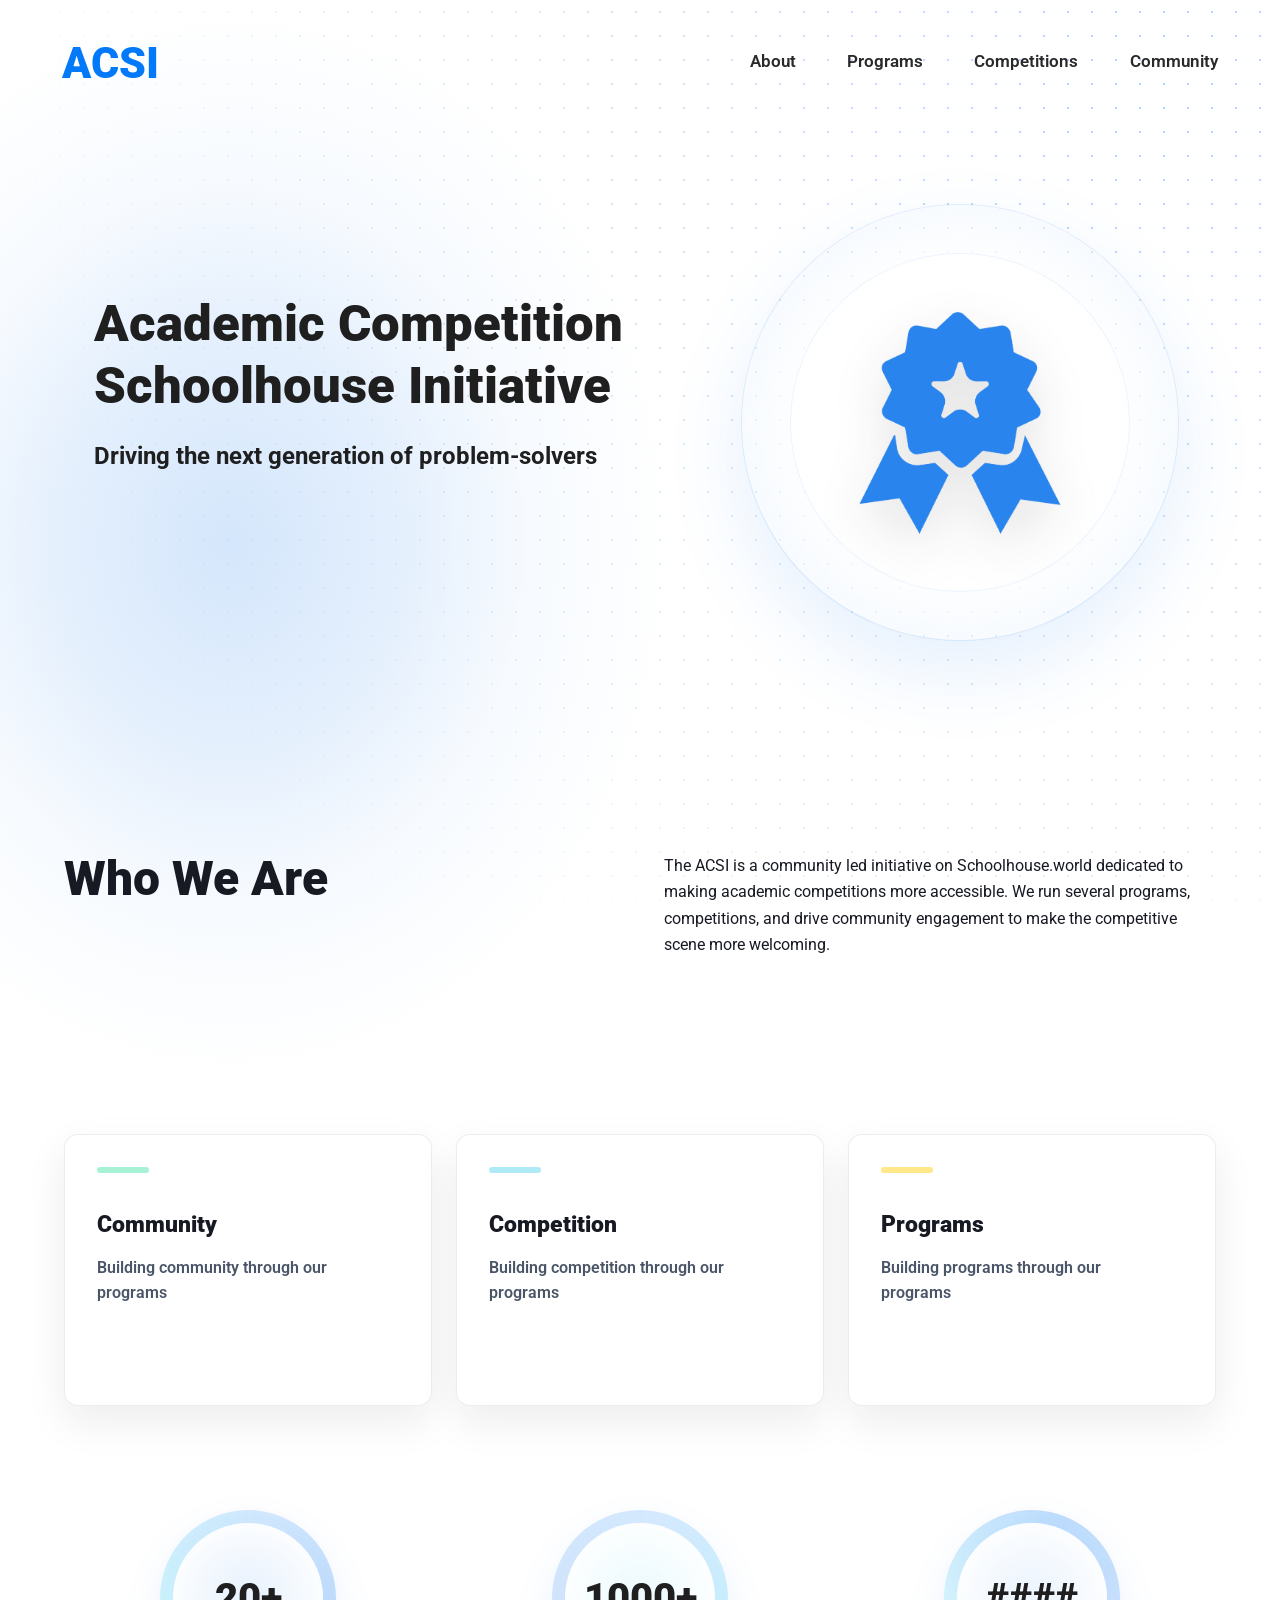
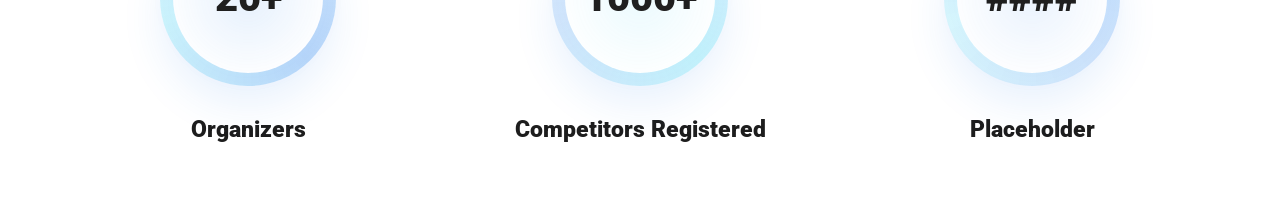
<file: index.html>
<!DOCTYPE html>
<html lang="en">
    <head>
        <meta charset="UTF-8">
        <meta name="viewport" content="width=device-width, initial-scale=1.0">
       <link rel="stylesheet" href="./style.css">
    </head>
    <body id="homepage">
        <nav class="navigation">
            <a class="logo" href="index.html">ACSI</a>
            <ul>
                <li><a href="./about.html">About</a></li>
                <li><a href="./programs.html">Programs</a></li>
                <li><a href="./competitions.html">Competitions</a></li>
                <li><a href="./community.html">Community</a></li>
            </ul>
        </nav>

        <main>
            <section class="hero">
                <div class="hero-copy">
                    <h1 id="home-header">Academic Competition Schoolhouse Initiative</h1>
                    <h2>Driving the next generation of problem-solvers</h2>
                </div>
                <figure class="hero-visual" aria-label="ACSI award emblem">
                    <img src="./assets/logo.png" alt="ACSI award emblem">
                </figure>
            </section>

            <section class="about-section">
                <h2 class="about-preview">Who We Are</h2>
                <p class="preview-para"> The ACSI is a community led initiative on Schoolhouse.world dedicated to making academic competitions more accessible. We run several programs, competitions, and drive community engagement to make the competitive scene more welcoming. </p>
            </section>

            <section id="main-3" aria-label="ACSI highlights">
                <div class="feature-card">
                    <h2>Community</h2>
                    <p>Building community through our programs</p>
                    <a class="learn-more" href="./community.html">Learn more</a>
                </div>

                <div class="feature-card">
                    <h2>Competition</h2>
                    <p>Building competition through our programs</p>
                    <a class="learn-more" href="./competitions.html">Learn more</a>
                </div>

                <div class="feature-card">
                    <h2>Programs</h2>
                    <p>Building programs through our programs</p>
                    <a class="learn-more" href="./programs.html">Learn more</a>
                </div>
            </section>
            
    

            <section class="stats-row" aria-label="ACSI impact stats">
                <div class="stat-item">
                    <div class="stat-circle">20+</div>
                    <h3>Organizers</h3>
                </div>

                <div class="stat-item">
                    <div class="stat-circle">1000+</div>
                    <h3>Competitors Registered</h3>
                </div>

                <div class="stat-item">
                    <div class="stat-circle">####</div>
                    <h3>Placeholder</h3>
                </div>
            </section>
        </main>

        <script>
            const brandColors = [
                { r: 42,  g: 132, b: 238 }, 
                { r: 53,  g: 206, b: 242 },
                { r: 13,  g: 221, b: 139 },
                { r: 255, g: 208, b: 0   }, 
                { r: 245, g: 164, b: 156 }, 
                { r: 120, g: 67,  b: 227 }  
            ];

            const updateScrollDotColor = () => {
                const scrollHeight = document.documentElement.scrollHeight - window.innerHeight;
                const pct = scrollHeight > 0
                    ? Math.min(Math.max(window.scrollY / scrollHeight, 0), 0.999)
                    : 0;
                
                const totalSegments = brandColors.length - 1;
                const segmentProgress = pct * totalSegments;
                const index = Math.floor(segmentProgress);
                const factor = segmentProgress - index;

                const start = brandColors[index];
                const end = brandColors[index + 1];

                const r = Math.round(start.r + factor * (end.r - start.r));
                const g = Math.round(start.g + factor * (end.g - start.g));
                const b = Math.round(start.b + factor * (end.b - start.b));

                document.body.style.setProperty('--scroll-dot-color', `rgba(${r}, ${g}, ${b}, 0.35)`);
            };

            updateScrollDotColor();
            window.addEventListener('scroll', updateScrollDotColor);
        </script>

    </body>
</html>
</file>
<file: style.css>
@import url('https://fonts.googleapis.com/css2?family=Roboto:wght@400;600;700;900&display=swap'); 

* { 
    box-sizing: border-box; 
} 

html { 
    background: white; 
    overflow-x: hidden;
} 

body { 
    background-color: white; 
    display: flex; 
    flex-direction: column; 
    align-items: flex-start; 
    position: relative; 
    min-height: 100vh; 
    margin: 0; 
    color: #1f1f1f; 
    font-family: 'Roboto', sans-serif; 
    overflow-x: hidden;
    isolation: isolate;
    background:
        radial-gradient(ellipse at 18% 30%, rgba(42, 132, 238, 0.2) 0%, rgba(42, 132, 238, 0.12) 12%, rgba(42, 132, 238, 0.04) 20%, transparent 30%)} 
 

.navigation { 
    display: flex; 
    justify-content: space-between; 
    align-items: center; 
    width: 100%; 
    padding: 2.6rem 3.9rem 0; 
    position: relative;
    z-index: 10; 
}


main { 
    width: 100%; 
    isolation: isolate;
    position: relative;
    z-index: 1;
}

.column {
    flex: 1;
    padding: 1.5rem;
    border-radius: 0.5rem;
}

#main-3 {
    font-family: 'Roboto', sans-serif;
    padding-left: 4rem;
    padding-top: 2rem;
    max-width: 1200px;
    display: flex;
    align-items: center;
    gap: 3.2rem;
    list-style-type: none;
    margin: 0;
    padding: 0;
}

.about-section {
    display: grid;
    grid-template-columns: minmax(0, 1fr) minmax(18rem, 1fr);
    align-items: start;
    gap: 3rem;
    width: min(72rem, calc(100% - 6rem));
    margin: 4rem auto 0;
    position: relative;
    z-index: 5;
}

.about-preview {
    margin: 0;
    color: #171923;
    font-size: 3rem;
    font-weight: 900;
    line-height: 1.1;
    text-align: left;
}

.preview-para {
    max-width: 34rem;
    margin: 0;
    color: #171923;
    font-weight: 400;
    line-height: 1.65;
    text-align: left;
}

li {
    margin: 0;
}

li a {
    display: inline-block;
    position: relative;
    width: max-content;
    color: #292929;
    font-size: 1.05rem;
    font-weight: 600;
    line-height: 1;
    text-align: center;
    text-decoration: none;
    padding-bottom: 4px;
}

li a::after {
    content: '';
    position: absolute;
    width: 100%;
    height: 0.125rem;
    bottom: 0;
    left: 0;
    background-color: #2a84ee;
    transform: scaleX(0);
    transform-origin: bottom right;
    transition: transform 0.25s ease-out;

}

li a:hover::after {
    transform: scaleX(1);
    transform-origin: bottom left;
}

.navigation {
    display: flex;
    justify-content: space-between;
    align-items: center;
    width: 100%;
    padding: 2.6rem 3.9rem 0;
}

.logo {
    color: #0279f8;
    font-size: 2.7rem;
    font-weight: 900;
    line-height: 1;
    text-decoration: none;
}

ul {
    display: flex;
    align-items: center;
    gap: 3.2rem;
    list-style-type: none;
    margin: 0;
    padding: 0;
}




.hero {
    position: relative;
    isolation: isolate;
    overflow: hidden;
    width: 100%;
    min-height: 44rem;
    padding: 13rem 0 0 5.9rem;
    
}

.hero-copy {
    position: relative;
    z-index: 2;
    max-width: 42rem;
}

@media (min-width: 521px) and (max-width: 920px) {
    .hero-copy {
        max-width: calc(100% - 18.5rem);
    }
}

.hero-visual {
    position: absolute;
    z-index: 2;
    right: clamp(3rem, 8vw, 7rem);
    top: 7.5rem;
    display: grid;
    place-items: center;
    width: min(30rem, 34vw);
    aspect-ratio: 1;
    margin: 0;
    border-radius: 50%;
    background:
        radial-gradient(circle, rgba(255, 255, 255, 0.98) 0%, rgba(255, 255, 255, 0.86) 48%, rgba(42, 132, 238, 0.06) 72%, rgba(42, 132, 238, 0.14) 100%);
    box-shadow:
        0 0 0 1px rgba(42, 132, 238, 0.12),
        inset 0 0 0 4.5rem rgba(255, 255, 255, 0.34),
        0 2rem 5rem rgba(42, 132, 238, 0.12);
    pointer-events: none;
}

.math-symbol-stage {
    position: absolute;
    z-index: 2;
    right: 3.8rem;
    top: 7rem;
    width: min(47rem, 44vw);
    height: min(33rem, 70%);
    overflow: hidden;
    pointer-events: none;
    opacity: 0;
    transition: opacity 500ms ease;
    -webkit-mask-image: linear-gradient(90deg, transparent 0%, #000 12%, #000 92%, transparent 100%), linear-gradient(180deg, transparent 0%, #000 12%, #000 100%);
    -webkit-mask-composite: source-in;
    mask-image: linear-gradient(90deg, transparent 0%, #000 12%, #000 92%, transparent 100%), linear-gradient(180deg, transparent 0%, #000 12%, #000 100%);
    mask-composite: intersect;
}

.math-symbol-stage.is-ready {
    opacity: 1;
}

.math-symbol {
    --symbol-glow: 0.35;
    position: absolute;
    z-index: 2;
    padding: 0;
    border: 0;
    background: transparent;
    color: rgba(42, 132, 238, 0.72);
    text-shadow:
        0 0 calc(var(--symbol-glow) * 1rem) rgba(53, 206, 242, 0.34),
        0 0.35rem 1.1rem rgba(23, 25, 35, 0.08);
    font: inherit;
    font-weight: 900;
    line-height: 1;
    cursor: default;
    pointer-events: auto;
    opacity: 0.72;
    will-change: transform;
}

.math-symbol--shape,
.math-symbol--delta {
    color: rgba(42, 132, 238, 0.72);
}

.math-symbol--logic {
    color: rgba(42, 132, 238, 0.82);
}

.math-symbol--equation {
    color: rgba(23, 25, 35, 0.64);
    font-size: 0.85rem;
}

.math-symbol--spiral,
.math-symbol--infinity {
    color: rgba(42, 132, 238, 0.82);
}

.math-symbol.is-settled {
    opacity: 0.82;
}

.math-symbol.is-hovered,
.math-symbol:focus-visible {
    z-index: 5;
    outline: none;
    color: #2a84ee;
    opacity: 1;
    text-shadow:
        0 0 1.2rem rgba(53, 206, 242, 0.58),
        0 0.55rem 1.4rem rgba(23, 25, 35, 0.12);
}

.math-tooltip {
    position: absolute;
    z-index: 6;
    max-width: 12.5rem;
    padding: 0.55rem 0.7rem;
    border: 1px solid rgba(42, 132, 238, 0.18);
    border-radius: 0.55rem;
    background: rgba(255, 255, 255, 0.88);
    color: #171923;
    box-shadow: 0 0.7rem 1.8rem rgba(23, 25, 35, 0.12);
    font-size: 0.78rem;
    font-weight: 700;
    line-height: 1.35;
    opacity: 0;
    pointer-events: none;
    backdrop-filter: blur(12px);
    transition: opacity 140ms ease;
}

.math-tooltip.is-visible {
    opacity: 1;
}

.math-ripple {
    position: absolute;
    z-index: 4;
    width: 0.5rem;
    height: 0.5rem;
    border: 1px solid rgba(42, 132, 238, 0.42);
    border-radius: 50%;
    background: rgba(255, 255, 255, 0.68);
    box-shadow: inset 0 0 0 1px rgba(42, 132, 238, 0.08);
}

.hero-visual::before {
    content: "";
    position: absolute;
    inset: 11%;
    border-radius: 50%;
    background: rgba(255, 255, 255, 0.68);
    box-shadow: inset 0 0 0 1px rgba(42, 132, 238, 0.08);
}

.hero-visual img {
    position: relative;
    z-index: 1;
    width: min(66%, calc(100% - 3.5rem));
    max-width: 78%;
    max-height: 78%;
    height: auto;
    object-fit: contain;
    filter: drop-shadow(0 1.2rem 1.6rem rgba(23, 25, 35, 0.12));
}

#home-header {
    position: relative;
    z-index: 2;
    max-width: 39rem;
    margin: 0;
    margin-bottom: 1.5rem;
    font-size: clamp(2.4rem, 4vw, 3.85rem);
    font-weight: 900;
    line-height: 1.22;
    letter-spacing: 0;
}

h1 {
    font-weight: 900;
    font-size: clamp(2.4rem, 4vw, 3.85rem);
    
}

.subpage-header {
    padding-left: 3rem;
    padding-top: 3rem;
}

#main-3 {
    display: grid;
    grid-template-columns: repeat(3, minmax(0, 1fr));
    gap: 1.5rem;
    width: min(72rem, calc(100% - 6rem));
    margin: 0 auto;
    padding: 11rem 0 4rem;
}

.feature-card {
    position: relative;
    display: flex;
    flex-direction: column;
    align-items: flex-start;
    justify-content: flex-start;
    min-height: 15.5rem;
    padding: 2rem;
    overflow: hidden;
    border: 1px solid rgba(23, 25, 35, 0.08);
    border-radius: 0.85rem;
    background: #ffffff;
    box-shadow: 0 1rem 2.5rem rgba(23, 25, 35, 0.08);
    text-align: left;
    transition: transform 180ms ease, box-shadow 180ms ease, border-color 180ms ease;
}

.feature-card::before {
    content: "";
    width: 3.25rem;
    height: 0.35rem;
    margin-bottom: 2.35rem;
    border-radius: 999px;
}

.feature-card:nth-child(1)::before {
    background: #a7f2d5;
}

.feature-card:nth-child(2)::before {
    background: #afeaf7;
}

.feature-card:nth-child(3)::before {
    background: #ffe88a;
}

.feature-card:hover,
.feature-card:focus-within {
    transform: translateY(-0.45rem);
    border-color: rgba(42, 132, 238, 0.22);
    box-shadow: 0 1.4rem 3rem rgba(23, 25, 35, 0.13);
}

.feature-card h2 {
    margin: 0;
    color: #171923;
    font-size: 1.45rem;
    font-weight: 900;
    line-height: 1.2;
}

.feature-card p {
    max-width: 16rem;
    margin: 1.05rem 0 1.75rem;
    color: #4a5568;
    font-size: 1.02rem;
    font-weight: 600;
    line-height: 1.55;
}

.learn-more {
    display: inline-flex;
    align-items: center;
    justify-content: center;
    min-width: 7.5rem;
    min-height: 2.45rem;
    margin-top: auto;
    padding: 0 1.2rem;
    border: 0.12rem solid #2a84ee;
    border-radius: 999px;
    background: #2a84ee;
    color: #ffffff;
    font-size: 0.95rem;
    font-weight: 900;
    line-height: 1;
    text-decoration: none;
    opacity: 0;
    pointer-events: none;
    transform: translateY(-0.5rem);
    transition: opacity 170ms ease, transform 170ms ease, background-color 170ms ease, color 170ms ease;
}

.feature-card:hover .learn-more,
.feature-card:focus-within .learn-more {
    opacity: 1;
    pointer-events: auto;
    transform: translateY(0);
}

.learn-more:hover {
    background: #171923;
    border-color: #171923;
}

.stats-row {
    display: grid;
    grid-template-columns: repeat(3, minmax(0, 1fr));
    gap: 1.5rem;
    width: min(72rem, calc(100% - 6rem));
    margin: 0 auto;
    padding: 2.5rem 0 4rem;
}

.stat-item {
    display: grid;
    justify-items: center;
    text-align: center;
    --stat-accent-1: #2a84ee;
    --stat-accent-2: #35cef2;
    --stat-accent-3: #0ddd8b;
    --stat-ring-1: rgba(42, 132, 238, 0.34);
    --stat-ring-2: rgba(53, 206, 242, 0.26);
    --stat-ring-3: rgba(2, 121, 248, 0.18);
    --stat-glow: rgba(42, 132, 238, 0.12);
}

.stat-item:nth-child(2) {
    --stat-accent-1: #35cef2;
    --stat-accent-2: #0ddd8b;
    --stat-accent-3: #ffd000;
    --stat-ring-1: rgba(53, 206, 242, 0.3);
    --stat-ring-2: rgba(42, 132, 238, 0.22);
    --stat-ring-3: rgba(2, 121, 248, 0.16);
    --stat-glow: rgba(53, 206, 242, 0.1);
}

.stat-item:nth-child(3) {
    --stat-accent-1: #ffd000;
    --stat-accent-2: #f5a49c;
    --stat-accent-3: #2a84ee;
    --stat-ring-1: rgba(42, 132, 238, 0.24);
    --stat-ring-2: rgba(53, 206, 242, 0.2);
    --stat-ring-3: rgba(2, 121, 248, 0.26);
    --stat-glow: rgba(42, 132, 238, 0.1);
}

.stat-circle {
    position: relative;
    isolation: isolate;
    display: grid;
    place-items: center;
    width: 11rem;
    height: 11rem;
    margin-bottom: 1.9rem;
    border: 0.85rem solid transparent;
    border-radius: 50%;
    background:
        linear-gradient(#ffffff, #ffffff) padding-box,
        conic-gradient(from 135deg, var(--stat-ring-1), var(--stat-ring-2), var(--stat-ring-3), var(--stat-ring-1)) border-box;
    color: #1f1f1f;
    box-shadow: 0 1.2rem 2.5rem rgba(42, 132, 238, 0.1);
    font-size: 2.5rem;
    font-weight: 900;
    line-height: 1;
    transition:
        transform 320ms ease;
}

.stat-circle::before {
    content: "";
    position: absolute;
    inset: -0.85rem;
    z-index: -1;
    border-radius: inherit;
    background: radial-gradient(circle, var(--stat-glow), transparent 68%);
    opacity: 1;
    filter: blur(0.65rem);
    transition: transform 320ms ease;
}

.stat-item:hover .stat-circle,
.stat-item:focus-within .stat-circle {
    transform: translateY(-0.08rem) scale(1.006);
}

.stat-item h3 {
    margin: 0;
    color: #1d1d1d;
    font-size: 1.45rem;
    font-weight: 900;
    line-height: 1.2;
}

.calendar {
    width: 30rem;
    background-color: #fff;
    box-shadow: 0 2px 8px rgba(0, 0, 0, 0.1);
    margin-left: 3rem;
}
.calendar-header {
    display: flex;
    justify-content: space-between;
    align-items: center;
    padding: 10px;
    background-color: #2a84ee;
    color: white;
}
.calendar-header button {
    background-color: transparent;
    border: none;
    font-size: 1.5em;
    cursor: pointer;
}
#month-year {
    font-size: 1.2em;
    font-weight: bold;
}
.calendar-weekdays, .calendar-dates {
    display: grid;
    grid-template-columns: repeat(7, 1fr);
}
.calendar-weekdays div, .calendar-dates div {
    text-align: center;
    padding: 10px;
}
.calendar-weekdays {
    background-color: #eaeef3;
}
.calendar-weekdays div {
    font-weight: bold;
}
.calendar-dates div {
    border-bottom: 1px solid #eaeef3;
    cursor: pointer;
}
.calendar-dates div:hover {
    background-color: #f1f1f1;
}


@media (max-width: 820px) {
    .navigation {
        align-items: flex-start;
        gap: 1.75rem;
        padding: 1.5rem 1.25rem 0;
    }

    .logo {
        font-size: 2.2rem;
    }

    ul {
        flex-wrap: wrap;
        justify-content: flex-end;
        gap: 1rem 1.4rem;
    }


    .hero {
        padding: 8rem 1.5rem 0;
        min-height: 34rem;
    }

    .hero-visual {
        right: 1.5rem;
        top: 10rem;
        width: min(13.5rem, 30vw);
    }

    .about-section {
        grid-template-columns: 1fr;
        gap: 1rem;
        width: calc(100% - 3rem);
        margin-top: 3rem;
    }

    .about-preview {
        font-size: 2.35rem;
    }

    #main-3 {
        grid-template-columns: 1fr;
        gap: 1.25rem;
        width: calc(100% - 3rem);
        padding: 5rem 0 3rem;
    }

    .feature-card {
        min-height: 13rem;
    }

    .learn-more {
        opacity: 1;
        pointer-events: auto;
        transform: none;
    }

    .stats-row {
        grid-template-columns: 1fr;
        gap: 3rem;
        width: calc(100% - 3rem);
        padding: 1rem 0 3rem;
    }
}




@media (max-width: 520px) {
    .navigation {
        flex-direction: column;
    }

    ul {
        justify-content: flex-start;
    }

    .math-symbol-stage {
        top: 13.5rem;
        right: 0.75rem;
        width: 46vw;
        height: 11rem;
        opacity: 0.34;
    }
}

@media (prefers-reduced-motion: reduce) {
    .math-symbol,
    .feature-card,
    .learn-more {
        transition: none;
    }

    .math-ripple {
        display: none;
    }
}

body::before {
  content: '';
  position: fixed;
  top: 0;
  left: 0;
  width: 100vw;
  height: 100vh;
  background-image: radial-gradient(var(--scroll-dot-color, rgba(42, 132, 238, 0.35)) 1.5px, transparent 1.5px);
  background-size: 24px 24px;
  -webkit-mask-image: radial-gradient(circle at 90% 10%, rgba(0,0,0,1) 0%, rgba(0,0,0,0.8) 20%, rgba(0,0,0,0) 85%);
  mask-image: radial-gradient(circle at 90% 10%, rgba(0,0,0,1) 0%, rgba(0,0,0,0.8) 20%, rgba(0,0,0,0) 85%);
  z-index: 1; 
  pointer-events: none; 
}
</file>
